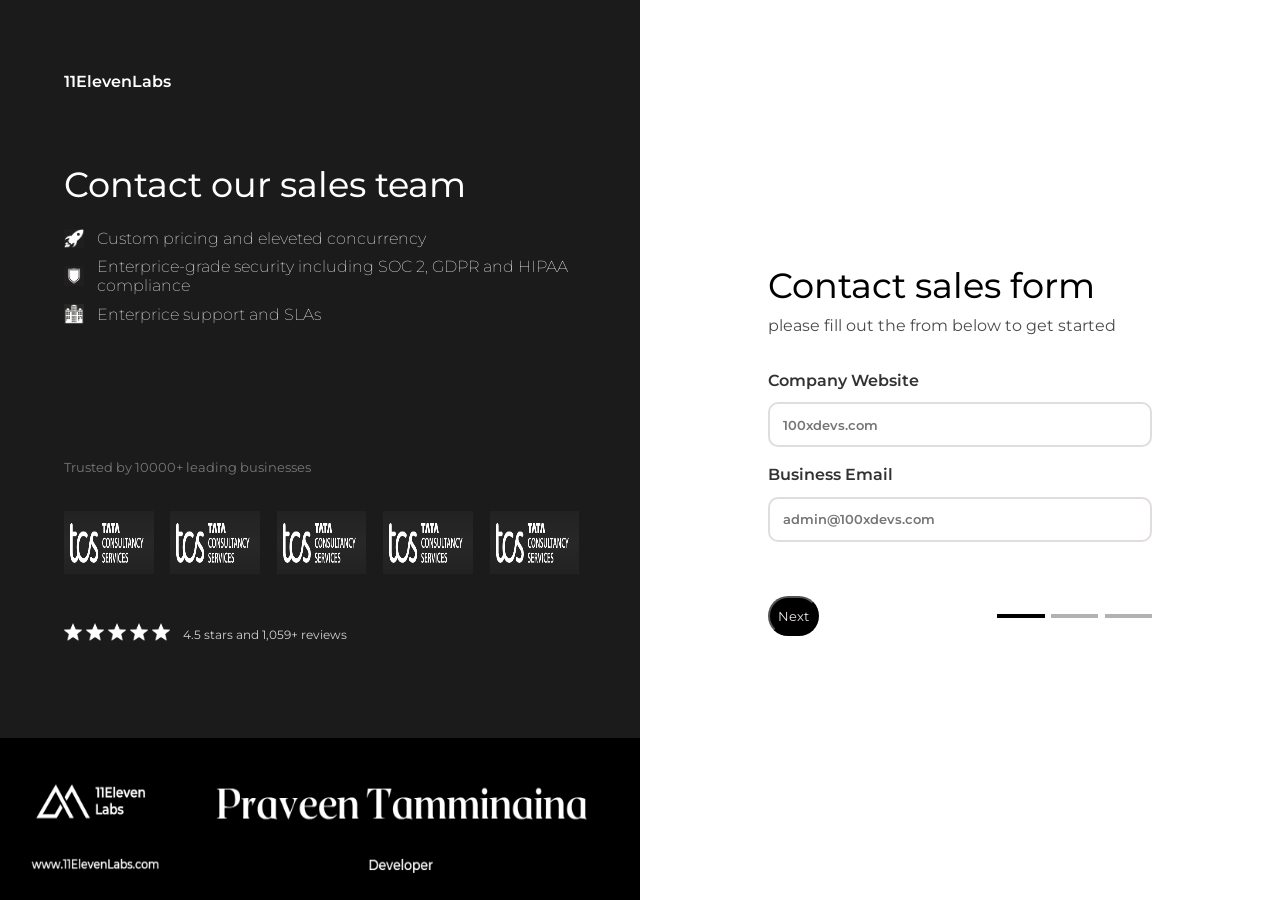
<file: Contact_Sales/index.html>
<!DOCTYPE html>
<html lang="en">
<head>
  <meta charset="UTF-8">
  <meta name="viewport" content="width=device-width, initial-scale=1.0">
  <title>Contact Sales</title>
  <link rel="stylesheet" href="index.css">

  <link href="https://fonts.googleapis.com/css2?family=Montserrat:ital,wght@0,100..900;1,100..900&family=Noto+Sans+Syriac:wght@100..900&family=Outfit:wght@100..900&display=swap" rel="stylesheet">
  
</head>
<body>
  <main>
    <div id="black">
      <div id="pleft">
        <h4>11ElevenLabs</h4>

      <!-- contact info div -->
      <div id="contact-info">
        <h1>Contact our sales team</h1>
        <div id="icon-data">
          <div>
            <img src="rocket.png" alt="rocket">
            <p>Custom pricing and eleveted concurrency</p>
          </div>
          <div>
            <img src="shield.png" alt="shield">
            <p>Enterprice-grade security including SOC 2, GDPR and HIPAA compliance</p>
          </div>
          <div>
            <img src="building.png" alt="building">
            <p>Enterprice support and SLAs</p>
          </div>
        </div>
      </div>

      <div id="achievements">
        <p id="trust">Trusted by 10000+ leading businesses</p>
        <div id="companies">
          <img src="cisco.png" alt="cicso logo">
          <img src="cisco.png" alt="cicso logo">
          <img src="cisco.png" alt="cicso logo">
          <img src="cisco.png" alt="cicso logo">
          <img src="cisco.png" alt="cicso logo">
        </div>
        <div id="ratings">
          <div id="ratings-star">
            <img src="star.png" alt="star">
            <img src="star.png" alt="star">
            <img src="star.png" alt="star">
            <img src="star.png" alt="star">
            <img src="star.png" alt="star">
          </div>
          <p>4.5 stars and 1,059+ reviews</p>
        </div>
      </div>
      </div>
      <footer>
        <img src="footer.png" alt="footer-image">
      </footer>
    </div>

    <div id="white">
      <section>
        <div id="head">
          <h1>Contact sales form</h1>
          <p>please fill out the from below to get started</p>
        </div>

        <div id="creds">
          <label for="webiste">Company Website</label>
          <input type="text" id="website" placeholder="100xdevs.com">
          <label for="bemail">Business Email</label>
          <input type="text" id="bemail" placeholder="admin@100xdevs.com">
        </div>

        <div id="movement">
          <button>Next</button>
          <div id="lines">
            <div class="line1"></div>
            <div class="line"></div>
            <div class="line"></div>
          </div>
        </div>
      </section>
    </div>
  </main>
</body>
</html>
</file>
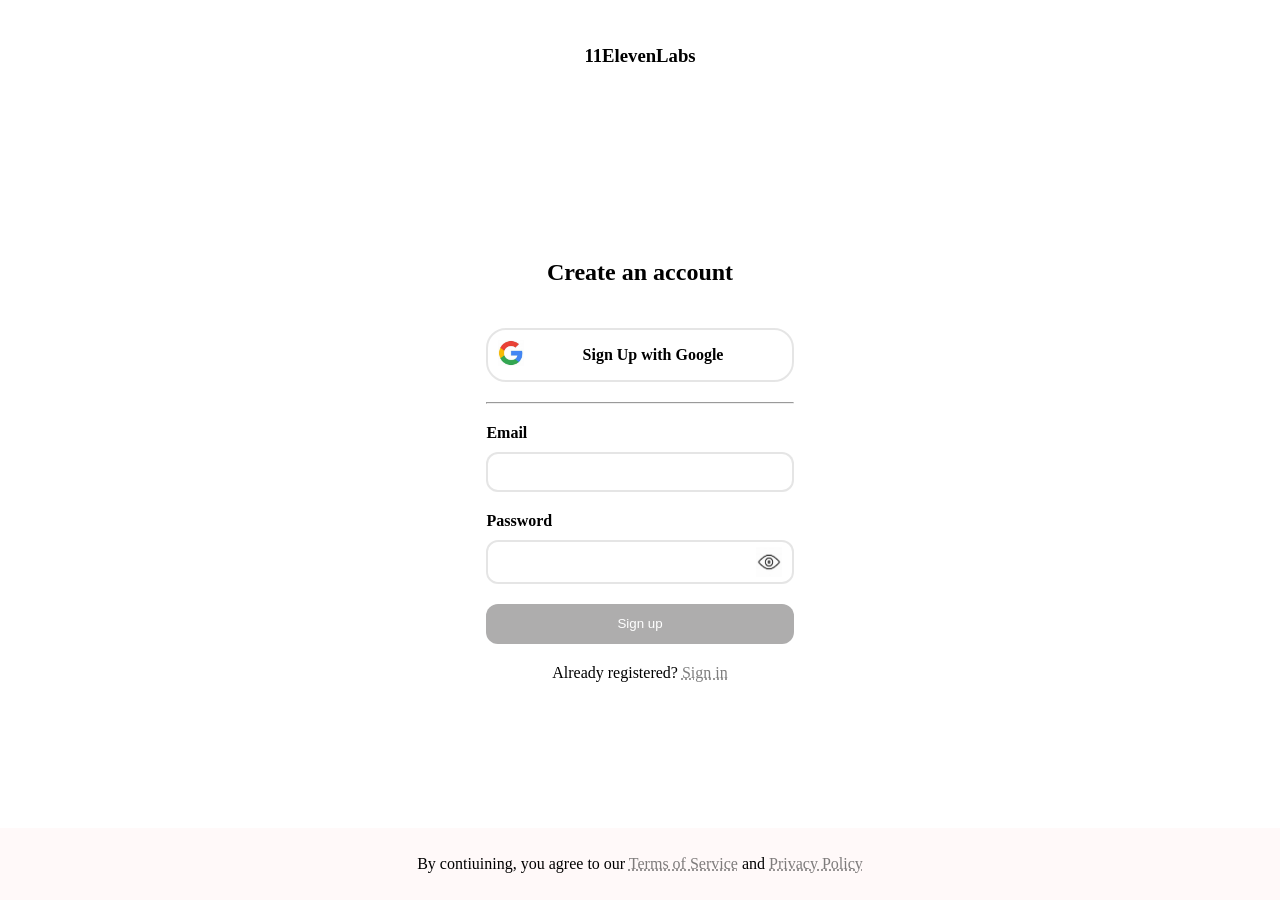
<file: Signup/login.html>
<!DOCTYPE html>
<html lang="en">
<head>
  <meta charset="UTF-8">
  <meta name="viewport" content="width=device-width, initial-scale=1.0">
  <title>Document</title>
  <link rel="stylesheet" href="login.css">
</head>
<body>
  <div id="page">
    <header>
      <h3>11ElevenLabs</h3>
    </header>
    <main>
      <div>
        <h2>Create an account</h2>
      </div>
      <div id="signup-btn" >
        <div id="signup-logo" >
          <img src="./image.png" alt="Google Logo">
        </div>
        <div id="signup-text">
          <p>Sign Up with Google</p>
        </div>
      </div>

      <hr>
      <label for="email">Email</label>
      <input type="email" id="email">
      <label for="password">Password</label>
      <div id="password">
        <input type="password" id="password">
        <img src="image_copy.png" alt="pass-visible">
      </div>
      <button>
        Sign up
      </button>
      <div id="registered">
        <p>
          Already registered? <a href="https://www.google.com">Sign in</a>
        </p>
      </div>
    </main>
    <footer>
      <p>By contiuining, you agree to our 
        <a href="terms.html">Terms of Service</a>
        and
        <a href="policy.html">Privacy Policy</a>
      </p>
    </footer>
  </div>
</body>
</html>
</file>
<file: Contact_Sales/index.css>
* {
  margin: 0;
  padding: 0;
  box-sizing: border-box;
  font-family: Montserrat;
}

main {
  display: flex;
  height: 100vh;
}

#white {
  background-color: white;
  flex: 1;
  display: flex;
  flex-direction: column;
  justify-content: center;
  align-items: center;
}

section {
  width: 60%;
}

#black {
  background-color: rgba(0, 0, 0, 0.895);
  color: white;
  flex: 1;
  padding-top: 8vh;
}

#pleft {
  padding-left: 5vw;
}

img {
  height: 30px;
}

#black h4 {
  margin-bottom: 8vh;
  font-weight: 600;
}

#contact-info {
  margin-bottom: 15vh;
}

#contact-info h1 {
  font-weight: 450;
  padding-bottom: 2.5vh;
  font-size: 35px;
}

#icon-data div{
  display: flex;
  gap: 1vw;
  align-items: center;
  margin-bottom: 1vh;
}

#icon-data div img{
  height: 2.2vh
}

#icon-data div p {
  font-weight: 150;
}

#achievements #trust {
  font-size: small;
  opacity: 0.4;
  margin-bottom: 4vh;
}

#companies {
  margin-bottom: 5vh;
}

#companies img{
  width: 7vw;
  height: 7vh;
  margin-right: 1vw;
}

#ratings {
  display: flex;
  align-items: center;
  gap: 1vw;
}

#ratings-star img{
  max-height: 2vh;
}

#ratings p{
  font-size: 12px;
  opacity: 0.8;
}

footer {
  display: flex;
  width: 50%;
  position: absolute;
  bottom: 0;
}

footer img {
  width: 100%;
  height: 18vh;
}

#creds {
  display: flex;
  flex-direction: column;
}

#movement {
  display: flex;
  align-items: center;
  justify-content: space-between;
  margin-top: 4vh;
}

#lines {
  display: flex;
  gap: 0.5vw;
}

.line1 {
  height: 0.5vh;
  width: 3.7vw;
  background-color: black;
}

.line {
  height: 0.5vh;
  width: 3.7vw;
  background-color: black;
  opacity: 0.3;
}

#head {
  padding-bottom: 4vh;
}

#head h1{
  font-weight: 450;
  font-size: 35px;
  padding-bottom: 1vh;
}

#head p {
  opacity: 0.7;
}

#creds label {
  font-size: 16px;
  font-weight: 600;
  opacity: 0.8;
  margin-bottom: 1.4vh;
}

#creds input {
  border: 2px solid rgb(225, 221, 221);
  border-radius: 10px;
  height: 5vh;
  margin-bottom: 2vh;
}

#movement button {
  background-color: black;
  color: rgb(236, 230, 230);
  width: 4vw;
  height: 4.5vh;
  border-radius: 20px;
}

::placeholder {
  padding-left: 1vw;
  font-weight: 600;
}
</file>
<file: Signup/login.css>
* {
  margin:0;
  padding:0;
  box-sizing: border-box;
}

body {
  background-color: white;
}

#page {
  min-height: 100vh;
  display: flex;
  flex-direction: column;
  justify-content: space-between;
  align-items: center;
}

header {
  margin: 5vh;
}

main {
  width: 24vw;
  display: flex;
  flex-direction: column;
  gap: 20px;
}

footer {
  width: 100%;
  padding: 3vh;
  background-color: rgb(255, 249, 249);

  display: flex; 
  justify-content: center;
}

img {
  width: 26px;
}

#signup-btn {
  display: flex;
  border: 2px solid rgba(0, 0, 0, 0.1);
  border-radius: 20px;
  padding: 10px;
  cursor: pointer;
}

#signup-text {
  display: flex;
  flex: 1;
  align-items: center;
  justify-content: center;
  font-weight: 700;
}

div h2 {
  text-align: center;
  margin-bottom: 22px;
}

label {
  font-weight: 800;
  margin-bottom: -10px;
}

input {
  min-height: 40px;
  border: 2px solid rgba(0, 0, 0, 0.1);
  border-radius: 12px;
}

button {
  min-height: 40px;
  border-radius: 12px;
  border: none;
  background-color: rgb(174, 173, 173);
  color: white;
  cursor: pointer;
}

#registered {
  text-align: center;
}

#registered a {
  color: black;
  text-decoration: underline dotted;
}

footer a {
  color: black;
  text-decoration: underline dotted;
}

a {
  opacity: 0.5;
}

#password {
  border: 2px solid rgba(0, 0, 0, 0.1);
  border-radius: 12px;
  display: flex;
  justify-content: space-between;
  align-items: center;
}

#password img {
  height: 30px;
  margin-right: 10px;
  cursor: pointer;
}

#password input {
  border: none;
}
</file>
